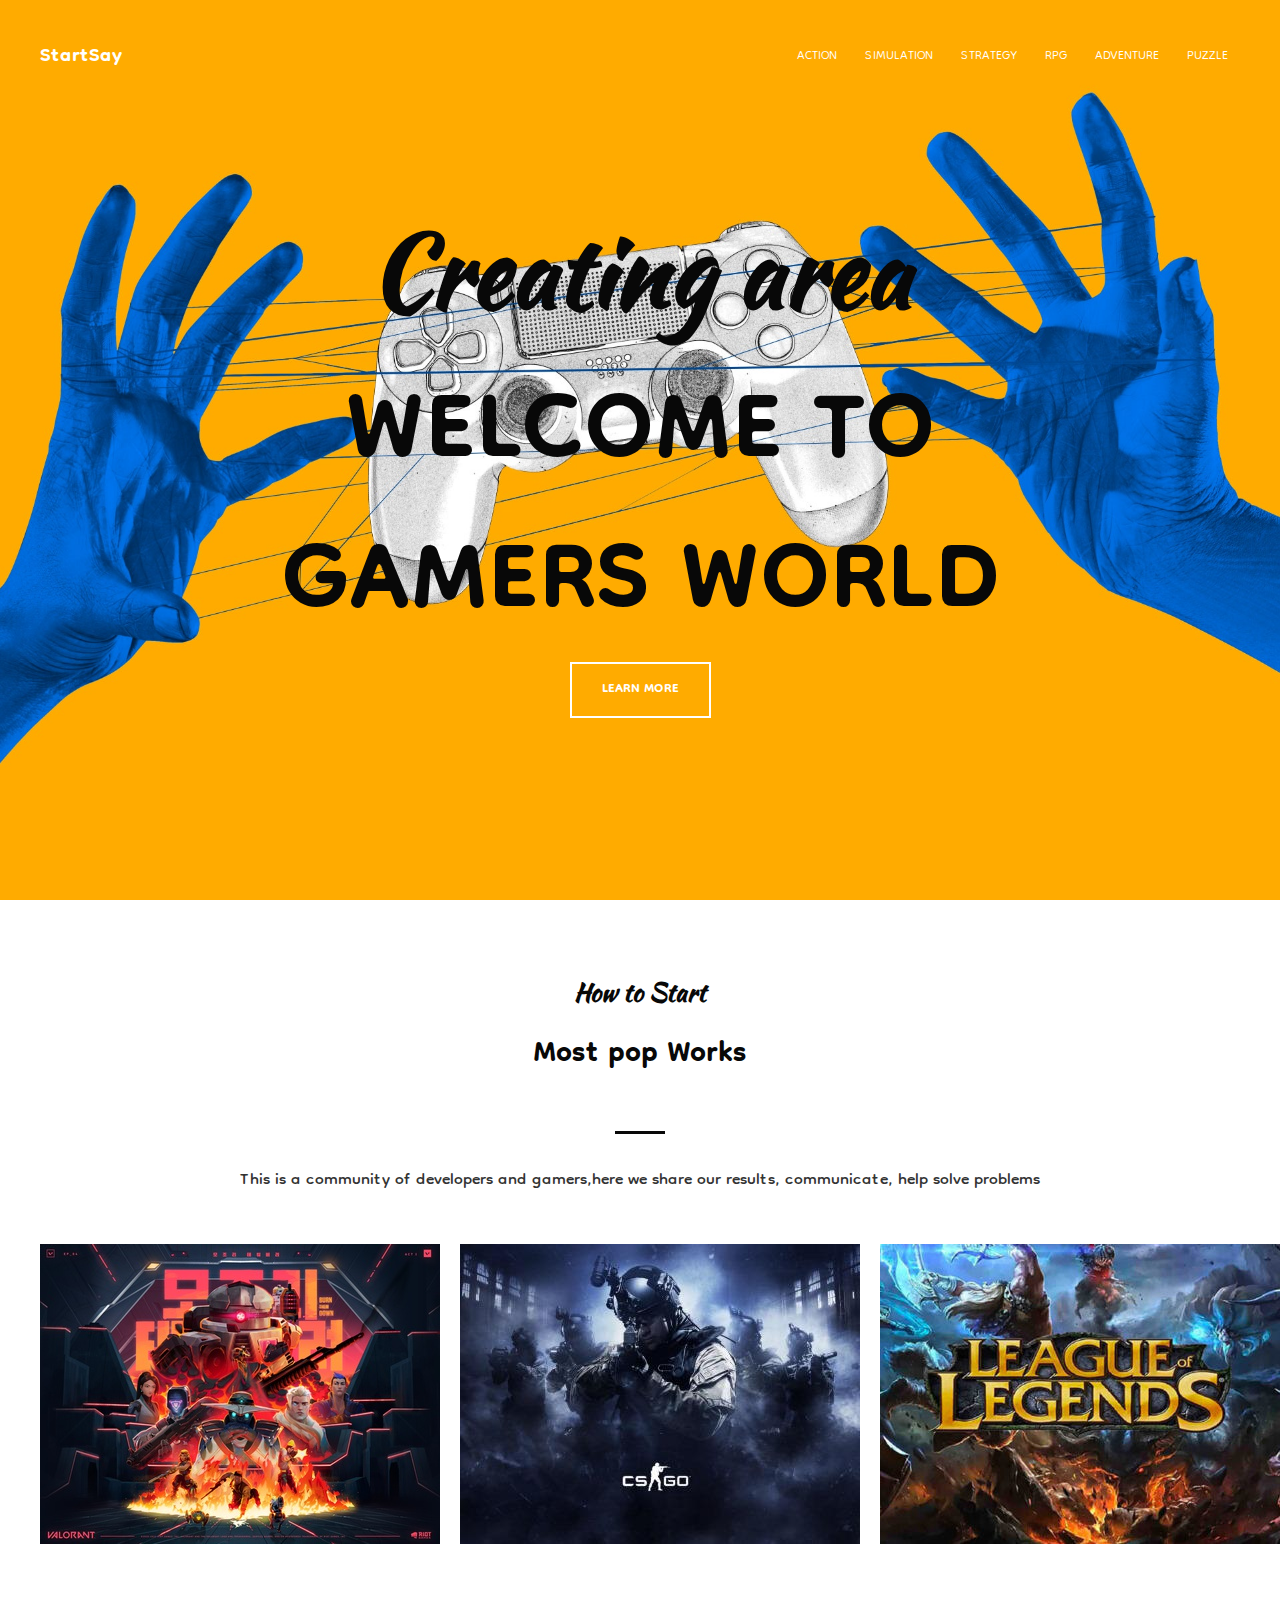
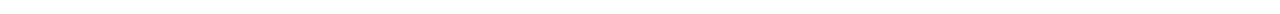
<file: index.html>
<!DOCTYPE html>
<html>
<head><link rel="preconnect" href="https://fonts.googleapis.com">
   <link rel="preconnect" href="https://fonts.gstatic.com" crossorigin>
   <link href="https://fonts.googleapis.com/css2?family=Dongle&display=swap" rel="stylesheet">
   <link rel="stylesheet" href="css/Style.css">
   <link rel="preconnect" href="https://fonts.googleapis.com">
   <link rel="preconnect" href="https://fonts.gstatic.com" crossorigin>
   <link href="https://fonts.googleapis.com/css2?family=Kaushan+Script&display=swap" rel="stylesheet">

<title>StartSay</title>
</head>
<body>
   <div class="home">
      <div class="container">
         <div class="home__inner">
            <h2 class="home__uptitle">Creating area</h2>
            <h1 class="home__title"> WELCOME TO GAMERS WORLD</h1>
            <a class="Learn" href="#">Learn More</a>
            
            
         </div>
      </div>
   </div>

   <header class="header"> 
       
      <div class="container">
         <div class="header__inside"> 
         <div class="header__logo">StartSay</div>
            <nav class="nav">
               <a class="nav__link"href="Action.html">Action</a>
               <a class="nav__link"href="#">Simulation</a>
               <a class="nav__link"href="#">Strategy</a>
               <a class="nav__link"href="#">RPG</a>
               <a class="nav__link"href="#">Adventure</a>
               <a class="nav__link"href="#">Puzzle</a>
            </nav>
         </div>
      </div>
   
   </header>
  

   <section class="header2">
     
      <div class="container">
         <div class="header2__block">
            <h3 class="header2__uptitle">How to Start </h3>
            <h2 class="Header2__title">Most pop Works </h2>
            
            <div class="header2__paragraph">
               <p>This is a community of developers and gamers,here we 
                  share our results, communicate, help solve problems</p>
            </div>
         </div>
               <div class="howto">
                  <div class="howto__png" >
                     <div class="howto__img">
                        <a href="https://playvalorant.com/ru-ru/" target="_blank"> <img src="./img/valo1.jpg" alt=""></a>
                     </div>
                  </div>
                  <div class="howto__png">
                     <div class="howto__img">
                        <a href="https://store.steampowered.com/app/730/CounterStrike_Global_Offensive/" target="_blank"><img src="./img/cs-go-3.jpg" alt=""> </a>
                     </div>
                  </div>
                  <div class="howto__png">
                     <div class="howto__img">
                        <a href="https://www.leagueoflegends.com/ru-ru/" target="_blank"> <img src="./img/lol.jpg" alt=""> </a>
                     </div>
                  </div>
            </div>
      </div>
            
   </section>
   

    
</body>
   </html>
</file>
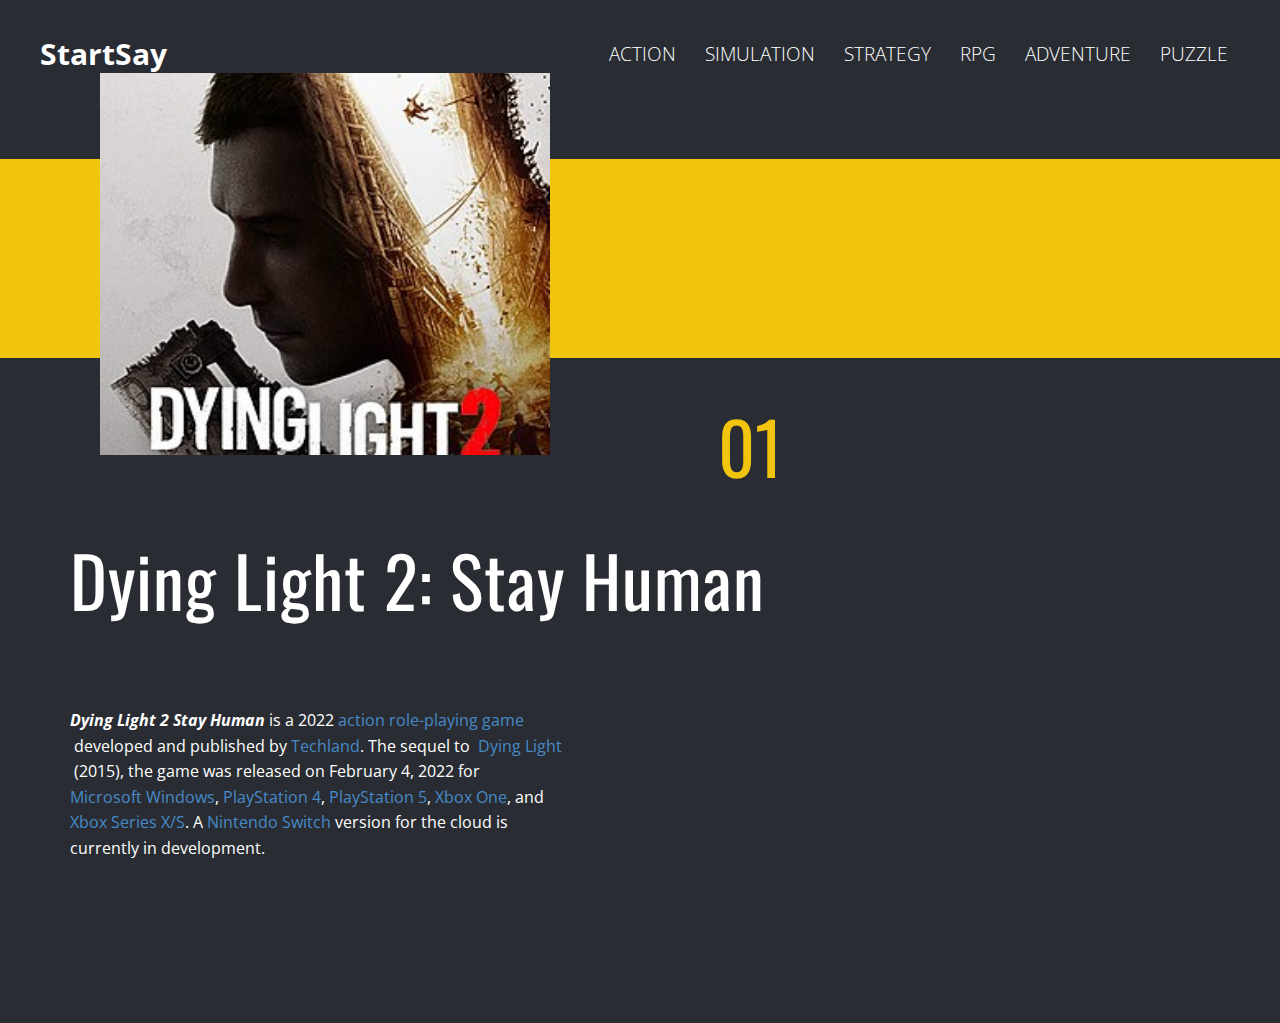
<file: Action.html>
<!DOCTYPE html>
<html style="font-size: 16px;">
  <head>
    <link rel="stylesheet" href="css/Style.css">
    <meta name="viewport" content="width=device-width, initial-scale=1.0">
    <meta charset="utf-8">
    <meta name="keywords" content="01, ​Dying Light 2: Stay Human">
    <meta name="description" content="">
    <meta name="page_type" content="np-template-header-footer-from-plugin">
    <title>Главная</title>
    <link rel="stylesheet" href="nicepage.css" media="screen">
<link rel="stylesheet" href="Главная.css" media="screen">
    <script class="u-script" type="text/javascript" src="jquery.js" defer=""></script>
    <script class="u-script" type="text/javascript" src="nicepage.js" defer=""></script>
    
    <link id="u-theme-google-font" rel="stylesheet" href="https://fonts.googleapis.com/css?family=Roboto:100,100i,300,300i,400,400i,500,500i,700,700i,900,900i|Open+Sans:300,300i,400,400i,500,500i,600,600i,700,700i,800,800i">
    <link id="u-page-google-font" rel="stylesheet" href="https://fonts.googleapis.com/css?family=Oswald:200,300,400,500,600,700">
    
    
    <script type="application/ld+json">{
		"@context": "http://schema.org",
		"@type": "Organization",
		"name": ""
}</script>
    <meta name="theme-color" content="#478ac9">
    <meta property="og:title" content="Главная">
    <meta property="og:type" content="website">
  </head>
  <body data-home-page="Главная.html" data-home-page-title="Главная" class="u-body u-xl-mode">
    <header class="header"> 
       
      <div class="container">
         <div class="header__inside"> 
         <div class="header__logo"><a class="header__logo"href="index.html">StartSay</a></div>
            <nav class="nav">
               <a class="nav__link"href="Action.html">Action</a>
               <a class="nav__link"href="#">Simulation</a>
               <a class="nav__link"href="#">Strategy</a>
               <a class="nav__link"href="#">RPG</a>
               <a class="nav__link"href="#">Adventure</a>
               <a class="nav__link"href="#">Puzzle</a>
            </nav>
         </div>
      </div>
   
   </header>
    <section class="u-clearfix u-palette-5-dark-3 u-valign-middle-lg u-valign-middle-md u-valign-middle-sm u-valign-middle-xl u-section-1" id="carousel_908a">
      <div class="u-expanded-width u-palette-3-base u-shape u-shape-rectangle u-shape-1"></div>
      <div class="u-clearfix u-layout-wrap u-layout-wrap-1">
        <div class="u-layout">
          <div class="u-layout-col">
            <div class="u-size-30">
              <div class="u-layout-row">
                <div class="u-container-style u-layout-cell u-left-cell u-size-43 u-layout-cell-1">
                  <div class="u-container-layout u-valign-bottom u-container-layout-1">
                    <img class="u-image u-image-1" src="images/274px-_Dying_Light_2.jpg" data-image-width="274" data-image-height="352">
                  </div>
                </div>
                <div class="u-container-style u-layout-cell u-right-cell u-size-17 u-layout-cell-2">
                  <div class="u-container-layout u-valign-bottom u-container-layout-2">
                    <h2 class="u-custom-font u-font-oswald u-text u-text-palette-3-base u-text-1">01</h2>
                  </div>
                </div>
              </div>
            </div>
            <div class="u-size-30">
              <div class="u-layout-col">
                <div class="u-container-style u-layout-cell u-left-cell u-right-cell u-size-60 u-layout-cell-3">
                  <div class="u-container-layout u-valign-top u-container-layout-3">
                    <h1 class="u-custom-font u-font-oswald u-text u-text-2">
                      <span style="font-size: 4.375rem;">Dying Light 2: Stay Human</span>
                    </h1>
                  </div>
                </div>
              </div>
            </div>
          </div>
        </div>
      </div>
      <div class="u-clearfix u-layout-wrap u-layout-wrap-2">
        <div class="u-gutter-0 u-layout">
          <div class="u-layout-row">
            <div class="u-container-style u-layout-cell u-size-30 u-layout-cell-4">
              <div class="u-container-layout u-valign-top u-container-layout-4">
                <p class="u-text u-text-3"><i><b>Dying Light 2 Stay Human</b></i>&nbsp;is a 2022&nbsp;<a href="https://en.wikipedia.org/wiki/Action_role-playing_game" title="Action role-playing game" class="u-active-none u-border-none u-btn u-button-style u-hover-none u-none u-text-palette-1-base u-btn-1">action role-playing game</a>&nbsp;developed and published by&nbsp;<a href="https://en.wikipedia.org/wiki/Techland" title="Techland" class="u-active-none u-border-none u-btn u-button-style u-hover-none u-none u-text-palette-1-base u-btn-2">Techland</a>. The sequel to&nbsp;<i>
                    <a href="https://en.wikipedia.org/wiki/Dying_Light" title="Dying Light" class="u-active-none u-border-none u-btn u-button-style u-hover-none u-none u-text-palette-1-base u-btn-3">Dying Light</a></i>&nbsp;(2015), the game was released on February 4, 2022 for&nbsp;<a href="https://en.wikipedia.org/wiki/Microsoft_Windows" title="" class="u-active-none u-border-none u-btn u-button-style u-hover-none u-none u-text-palette-1-base u-btn-4">Microsoft Windows</a>,&nbsp;<a href="https://en.wikipedia.org/wiki/PlayStation_4" title="PlayStation 4" class="u-active-none u-border-none u-btn u-button-style u-hover-none u-none u-text-palette-1-base u-btn-5">PlayStation 4</a>,&nbsp;<a href="https://en.wikipedia.org/wiki/PlayStation_5" title="PlayStation 5" class="u-active-none u-border-none u-btn u-button-style u-hover-none u-none u-text-palette-1-base u-btn-6">PlayStation 5</a>,&nbsp;<a href="https://en.wikipedia.org/wiki/Xbox_One" title="Xbox One" class="u-active-none u-border-none u-btn u-button-style u-hover-none u-none u-text-palette-1-base u-btn-7">Xbox One</a>, and&nbsp;<a href="https://en.wikipedia.org/wiki/Xbox_Series_X/S" class="mw-redirect u-active-none u-border-none u-btn u-button-style u-hover-none u-none u-text-palette-1-base u-btn-8" title="Xbox Series X/S">Xbox Series X/S</a>. A&nbsp;<a href="https://en.wikipedia.org/wiki/Nintendo_Switch" title="Nintendo Switch" class="u-active-none u-border-none u-btn u-button-style u-hover-none u-none u-text-palette-1-base u-btn-9">Nintendo Switch</a>&nbsp;version for the cloud is currently in development.
                </p>
              </div>
            </div>
            <div class="u-container-style u-layout-cell u-size-30 u-layout-cell-5">
              <div class="u-container-layout u-container-layout-5">
                <div class="u-align-left u-expanded-width u-video u-video-1">
                  <div class="embed-responsive embed-responsive-1">
                    <iframe style="position: absolute;top: 0;left: 0;width: 100%;height: 100%;" class="embed-responsive-item" src="https://www.youtube.com/embed/2MD4gTitmzw?mute=0&amp;showinfo=0&amp;controls=0&amp;start=0" frameborder="0" allowfullscreen=""></iframe>
                  </div>
                </div>
              </div>
            </div>
          </div>
        </div>
      </div>
    </section>
    
    
    
    
  </body>
</html>
</file>
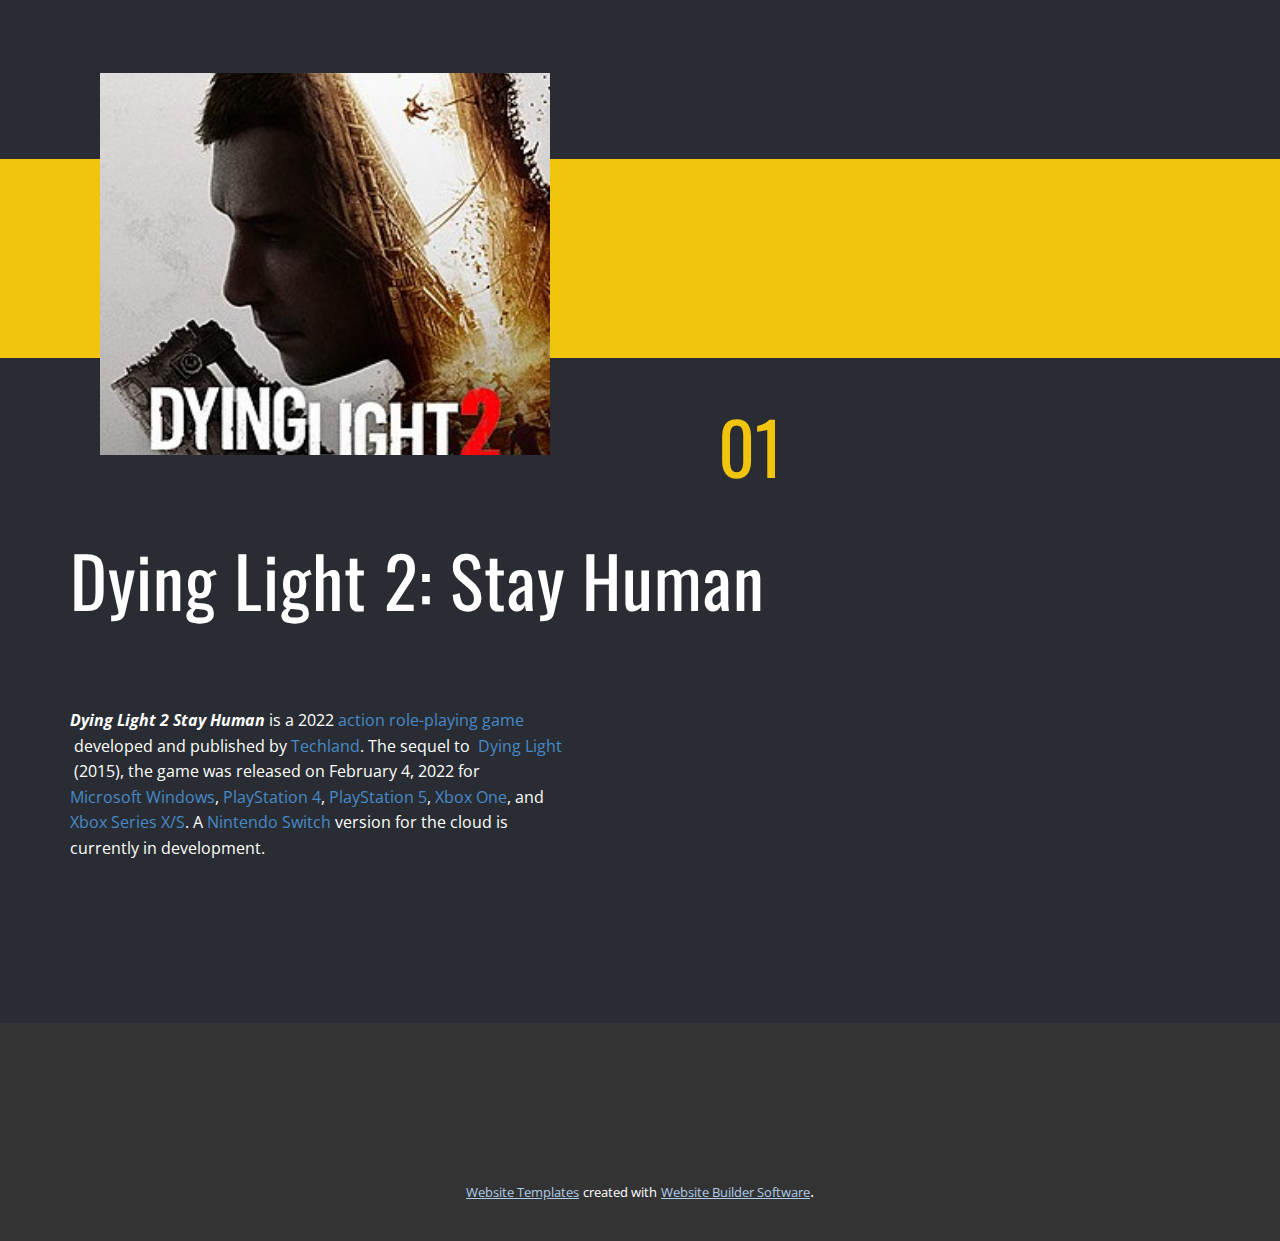
<file: Главная.html>
<!DOCTYPE html>
<html style="font-size: 16px;">
  <head>
    <meta name="viewport" content="width=device-width, initial-scale=1.0">
    <meta charset="utf-8">
    <meta name="keywords" content="01, ​Dying Light 2: Stay Human">
    <meta name="description" content="">
    <meta name="page_type" content="np-template-header-footer-from-plugin">
    <title>Главная</title>
    <link rel="stylesheet" href="nicepage.css" media="screen">
<link rel="stylesheet" href="Главная.css" media="screen">
    <script class="u-script" type="text/javascript" src="jquery.js" defer=""></script>
    <script class="u-script" type="text/javascript" src="nicepage.js" defer=""></script>
    <meta name="generator" content="Nicepage 4.5.4, nicepage.com">
    <link id="u-theme-google-font" rel="stylesheet" href="https://fonts.googleapis.com/css?family=Roboto:100,100i,300,300i,400,400i,500,500i,700,700i,900,900i|Open+Sans:300,300i,400,400i,500,500i,600,600i,700,700i,800,800i">
    <link id="u-page-google-font" rel="stylesheet" href="https://fonts.googleapis.com/css?family=Oswald:200,300,400,500,600,700">
    
    
    <script type="application/ld+json">{
		"@context": "http://schema.org",
		"@type": "Organization",
		"name": ""
}</script>
    <meta name="theme-color" content="#478ac9">
    <meta property="og:title" content="Главная">
    <meta property="og:type" content="website">
  </head>
  <body class="u-body u-xl-mode">
    <section class="u-clearfix u-palette-5-dark-3 u-valign-middle-lg u-valign-middle-md u-valign-middle-sm u-valign-middle-xl u-section-1" id="carousel_908a">
      <div class="u-expanded-width u-palette-3-base u-shape u-shape-rectangle u-shape-1"></div>
      <div class="u-clearfix u-layout-wrap u-layout-wrap-1">
        <div class="u-layout">
          <div class="u-layout-col">
            <div class="u-size-30">
              <div class="u-layout-row">
                <div class="u-container-style u-layout-cell u-left-cell u-size-43 u-layout-cell-1">
                  <div class="u-container-layout u-valign-bottom u-container-layout-1">
                    <img class="u-image u-image-1" src="images/274px-_Dying_Light_2.jpg" data-image-width="274" data-image-height="352">
                  </div>
                </div>
                <div class="u-container-style u-layout-cell u-right-cell u-size-17 u-layout-cell-2">
                  <div class="u-container-layout u-valign-bottom u-container-layout-2">
                    <h2 class="u-custom-font u-font-oswald u-text u-text-palette-3-base u-text-1">01</h2>
                  </div>
                </div>
              </div>
            </div>
            <div class="u-size-30">
              <div class="u-layout-col">
                <div class="u-container-style u-layout-cell u-left-cell u-right-cell u-size-60 u-layout-cell-3">
                  <div class="u-container-layout u-valign-top u-container-layout-3">
                    <h1 class="u-custom-font u-font-oswald u-text u-text-2">
                      <span style="font-size: 4.375rem;">Dying Light 2: Stay Human</span>
                    </h1>
                  </div>
                </div>
              </div>
            </div>
          </div>
        </div>
      </div>
      <div class="u-clearfix u-layout-wrap u-layout-wrap-2">
        <div class="u-gutter-0 u-layout">
          <div class="u-layout-row">
            <div class="u-container-style u-layout-cell u-size-30 u-layout-cell-4">
              <div class="u-container-layout u-valign-top u-container-layout-4">
                <p class="u-text u-text-3"><i><b>Dying Light 2 Stay Human</b></i>&nbsp;is a 2022&nbsp;<a href="https://en.wikipedia.org/wiki/Action_role-playing_game" title="Action role-playing game" class="u-active-none u-border-none u-btn u-button-style u-hover-none u-none u-text-palette-1-base u-btn-1">action role-playing game</a>&nbsp;developed and published by&nbsp;<a href="https://en.wikipedia.org/wiki/Techland" title="Techland" class="u-active-none u-border-none u-btn u-button-style u-hover-none u-none u-text-palette-1-base u-btn-2">Techland</a>. The sequel to&nbsp;<i>
                    <a href="https://en.wikipedia.org/wiki/Dying_Light" title="Dying Light" class="u-active-none u-border-none u-btn u-button-style u-hover-none u-none u-text-palette-1-base u-btn-3">Dying Light</a></i>&nbsp;(2015), the game was released on February 4, 2022 for&nbsp;<a href="https://en.wikipedia.org/wiki/Microsoft_Windows" title="" class="u-active-none u-border-none u-btn u-button-style u-hover-none u-none u-text-palette-1-base u-btn-4">Microsoft Windows</a>,&nbsp;<a href="https://en.wikipedia.org/wiki/PlayStation_4" title="PlayStation 4" class="u-active-none u-border-none u-btn u-button-style u-hover-none u-none u-text-palette-1-base u-btn-5">PlayStation 4</a>,&nbsp;<a href="https://en.wikipedia.org/wiki/PlayStation_5" title="PlayStation 5" class="u-active-none u-border-none u-btn u-button-style u-hover-none u-none u-text-palette-1-base u-btn-6">PlayStation 5</a>,&nbsp;<a href="https://en.wikipedia.org/wiki/Xbox_One" title="Xbox One" class="u-active-none u-border-none u-btn u-button-style u-hover-none u-none u-text-palette-1-base u-btn-7">Xbox One</a>, and&nbsp;<a href="https://en.wikipedia.org/wiki/Xbox_Series_X/S" class="mw-redirect u-active-none u-border-none u-btn u-button-style u-hover-none u-none u-text-palette-1-base u-btn-8" title="Xbox Series X/S">Xbox Series X/S</a>. A&nbsp;<a href="https://en.wikipedia.org/wiki/Nintendo_Switch" title="Nintendo Switch" class="u-active-none u-border-none u-btn u-button-style u-hover-none u-none u-text-palette-1-base u-btn-9">Nintendo Switch</a>&nbsp;version for the cloud is currently in development.
                </p>
              </div>
            </div>
            <div class="u-container-style u-layout-cell u-size-30 u-layout-cell-5">
              <div class="u-container-layout u-container-layout-5">
                <div class="u-align-left u-expanded-width u-video u-video-1">
                  <div class="embed-responsive embed-responsive-1">
                    <iframe style="position: absolute;top: 0;left: 0;width: 100%;height: 100%;" class="embed-responsive-item" src="https://www.youtube.com/embed/2MD4gTitmzw?mute=0&amp;showinfo=0&amp;controls=0&amp;start=0" frameborder="0" allowfullscreen=""></iframe>
                  </div>
                </div>
              </div>
            </div>
          </div>
        </div>
      </div>
    </section>
    
    
    <footer class="u-align-center u-clearfix u-footer u-grey-80 u-footer" id="sec-6a8f"><div class="u-align-left u-clearfix u-sheet u-sheet-1"></div></footer>
    <section class="u-backlink u-clearfix u-grey-80">
      <a class="u-link" href="https://nicepage.com/website-templates" target="_blank">
        <span>Website Templates</span>
      </a>
      <p class="u-text">
        <span>created with</span>
      </p>
      <a class="u-link" href="" target="_blank">
        <span>Website Builder Software</span>
      </a>. 
    </section>
  </body>
</html>
</file>
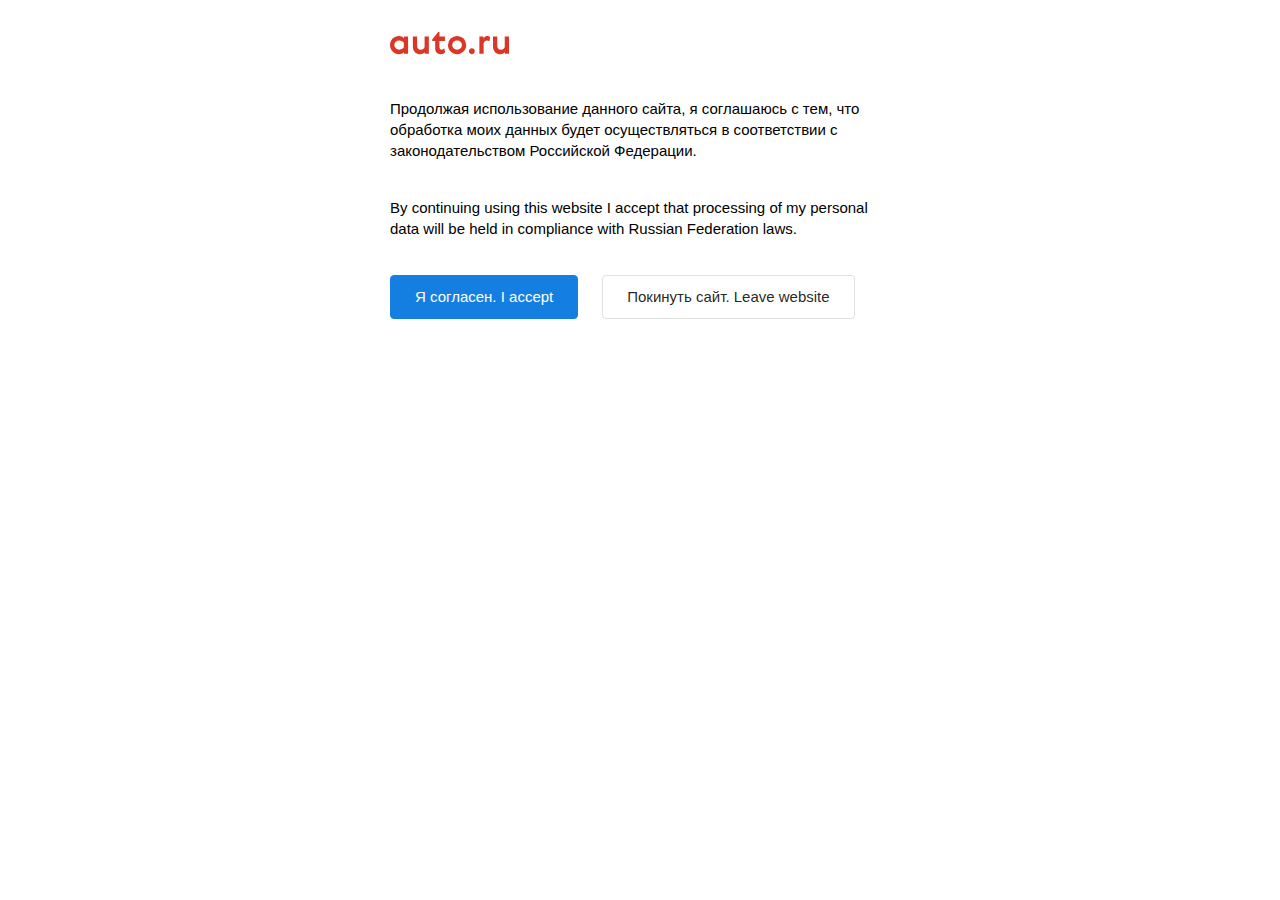
<file: img/Без названия.html>
<html>
<head>
    <meta charSet="utf-8"/>
    <meta http-equiv="X-UA-Compatible" content="IE=edge"/>
    <meta name="viewport" content="width=device-width,maximum-scale=1,initial-scale=1,user-scalable=no"/>
    <title>Авто.ру: купить, продать и обменять машину</title>
    <link rel="shortcut icon" href="//yastatic.net/iconostasis/_/yrnXc0TafkMtLn2W7JSKUwrDYx8.ico"/>
    <style>
body {
    -webkit-font-smoothing: antialiased;
    font-family: Arial,Helvetica Neue,Helvetica,sans-serif;

    margin: 0;
    padding: 32px;

    background-color: #fff;
}
.content {
    margin: 0 auto;
}
.logo {
    display: inline-block;

    width: 120px;
    height: 30px;

    background: url([data-uri]) no-repeat;

    margin-bottom: 36px;
}
.text {
    font-size: 15px;
    line-height: 21px;

    margin-bottom: 36px;
}
.button {
    display: block;

    font-size: 15px;
    line-height: 42px;
    text-align: center;

    height: 42px;
    padding: 0 24px;
    margin: 0 0 24px 0;

    border-radius: 4px;

    white-space: nowrap;
    overflow: hidden;
    text-overflow: ellipsis;

    cursor: pointer;
}
.button__text {
}
.button_blue {
    color: #fff;

    background-color: #157ee1;
    border: 1px solid #157ee1;
}
.button_white {
    color: rgba(0, 0, 0, 0.87);

    border: 1px solid rgba(0, 0, 0, 0.12);

    text-decoration: none;
}
@media screen and (min-device-width: 768px) {
    .content {
        width: 500px;
    }

    .button {
        display: inline-block;

        margin-right: 24px;
    }
}
    </style>
</head>
<body>
    <div class="content">
        <div class="logo"></div>
        <div class="text">
            Продолжая использование данного сайта, я соглашаюсь с тем, что обработка моих данных будет осуществляться в соответствии с законодательством Российской Федерации.
        </div>
        <div class="text">
            By continuing using this website I accept that processing of my personal data will be held in compliance with Russian Federation laws.
        </div>
        <div class="buttons">
            <div class="button button_blue" id="confirm-button">Я согласен. I accept</div><!--
            --><a class="button button_white" href="https://www.yandex.ru">Покинуть сайт. Leave website</a>
        </div>
    </div>
<script>
var config = {"baseDomain":"auto.ru","cookies_domain":".auto.ru","ajaxPath":"/-/ajax/desktop/"};
var button = document.getElementById('confirm-button');
button.addEventListener('click', function() {
    document.cookie = 'autoru_gdpr=1;path=/;max-age=31536000;secure;domain=' + config.cookies_domain;
    var cookies = getCookies();
    var xhr = new XMLHttpRequest();
    xhr.addEventListener('load', function(event) {
        //  После установки куки, релоадим страницу.
        window.location = window.location.href.replace('gdpr/', '');
    });
    // всегда ходим в auto.ru/-/ajax/desktop со всех доменов
    xhr.open('POST', '//' + config.baseDomain + '/-/ajax/desktop/gdprConfirm/');
    xhr.withCredentials = true;
    xhr.setRequestHeader('content-type', 'application/x-www-form-urlencoded');
    xhr.setRequestHeader('x-csrf-token', cookies['_csrf_token']);
    xhr.send(null);
});
function getCookies() {
    var r = {};
    var items = (document.cookie || '').split(/\s*;\s/);
    for (var i = 0; i < items.length; i++) {
        var parts = items[i].split('=');
        r[parts[0]] = decodeURIComponent(parts[1]);
    }
    return r;
}
</script>
</body>
</html>
</file>
<file: css/Style.css>
body {
 margin: 0;
 font-family: 'Dongle', sans-serif;
 font-size: 15px;
 line-height: 1.8;
 color: #333;
}

*,
*:after,
*:before{
    box-sizing: border-box;


}
h1,h2,h3, h4 , h5 {
margin: 0;
}
/* Central Container*/
.container {
    width: 100%;
    max-width: 1200px;
    margin: 0 auto;

}

/* home page*/
.home{
    display: flex;
    flex-direction: column;
    justify-content: center;
    width: 100%;
    height: 100vh;
    background: url(../img/gamepadhome.jpg) center no-repeat;
    background-size: cover;
    text-align: center;
}
.home__title{
    font-size: 150px;
    font-weight: 700;
    text-transform: uppercase;
    text-align: center;
    line-height: 1;
    color: #080808;
    
}
.home__uptitle{
    font-family: 'Kaushan Script', cursive;
    font-size: 100px;
    font-weight: 700;
    
    color: #080808;
    
}
.home__inner{
    width: 100%;
    max-width: 880px;
    margin: 0 auto;
}
/* Button*/
.Learn{
display: inline-block;
vertical-align: top;
border: 2px solid #fff;
padding: 8px 30px;
color: #fff;
text-transform: uppercase;
text-decoration: none;

font-size: 20px;
font-weight: 700;
transition: color 0.2s linear;
transition: background-color 0.2s linear;
}

.Learn:hover{
    background-color: #fff;
    color: #080808;
}
/* header */
.header{
    width: 100%;
    position: absolute;
    top: 0;
    left: 0;
    right: 0;
    z-index: 1000;
    padding-top: 30px;


}

/* inside header in line*/
.header__inside{
    
    display: flex;
    justify-content: space-between;
    align-items: center;
}

/* For Logo*/
.header__logo{
    font-size: 30px;
    font-weight: 700;
    color: #fff;
    text-decoration: none;
}


/* For nav*/
.nav{
    text-transform: uppercase;
    font-weight: 20;
    font-size: 19px;
}


/* for links*/
.nav__link{
    display: inline-block;
    vertical-align: top;
    margin: 0 12px;
    color: #fff;
    text-decoration: none;
    position: relative;
transition: color 0.25s linear;
}
.nav__link:after {
    content: "";
    display: block;
    width: 100%;
    height: 3px;
    background-color: #52eb34;
    position: absolute;
    top: 80%;
    left: 0px;
    z-index: 1;
    opacity: 0;
    transition: opacity 0.25s linear

}
.nav__link:hover:after{
    
    opacity: 1;

    
}
.nav__link:hover {
    color: #52eb34;

}

/* second page*/
.header2{
    padding: 70px 0;
}

.header2__block{
    
    width: 100%;
    min-width: 1200px;
    margin: 0 auto 40px;
    
    text-align: center;
}

.header2__uptitle{
    font-size: 25px;
    color: #080808;
    font-family: 'Kaushan Script', cursive;

}


.Header2__title{
    font-size: 45px;
    font-weight: 700;
    color: #080808;
}


.Header2__title::after{
content: "";
display: block;
width: 50px;
height: 3px;
background-color: #080808;
margin: 35px auto 0;
}

.header2__paragraph{
    color:#333;
    font-size: 25px;
}



/*HOW TO*/
.howto
{
   display: flex; 
   justify-content: space-between ;
}

.howto__png{
    width: 360px;
    
}
.howto__png:hover .howto__img{
transform: translate3d(-12px,-12px,0);

}
.howto__png:hover .howto__img img {

    opacity: 0.3;

}
.howto__img{
    width: 400px;
    
    background: linear-gradient(to bottom,#FFAB00,#f3e300);
transition: transform 0.1s linear;
}

.howto__img img{
    display: block;
    transition: opacity 0.1s linear; 
}

.carousel-item{
height: 400px;
width: 1280px;
position: relative;
background-position: center; 
background-size: cover;


}

.u-image{
    margin-top: 500px;
}
</file>
